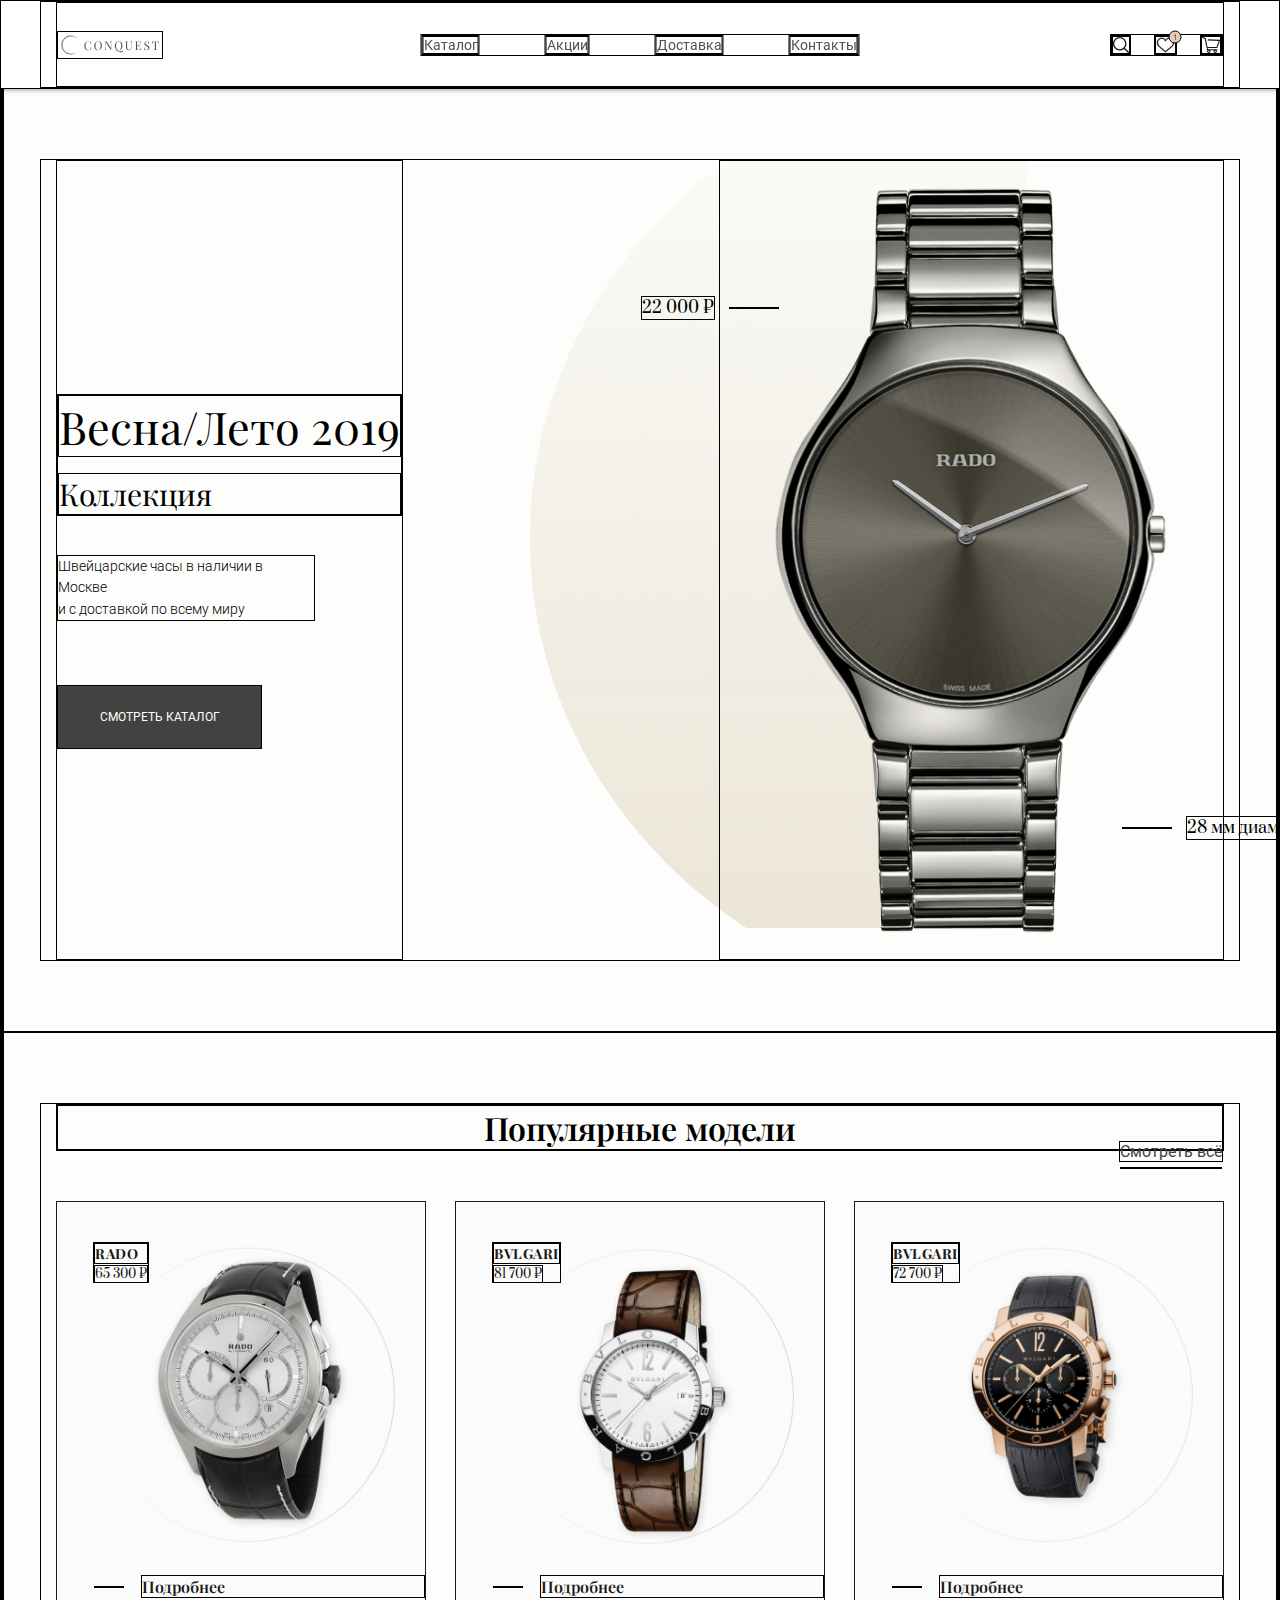
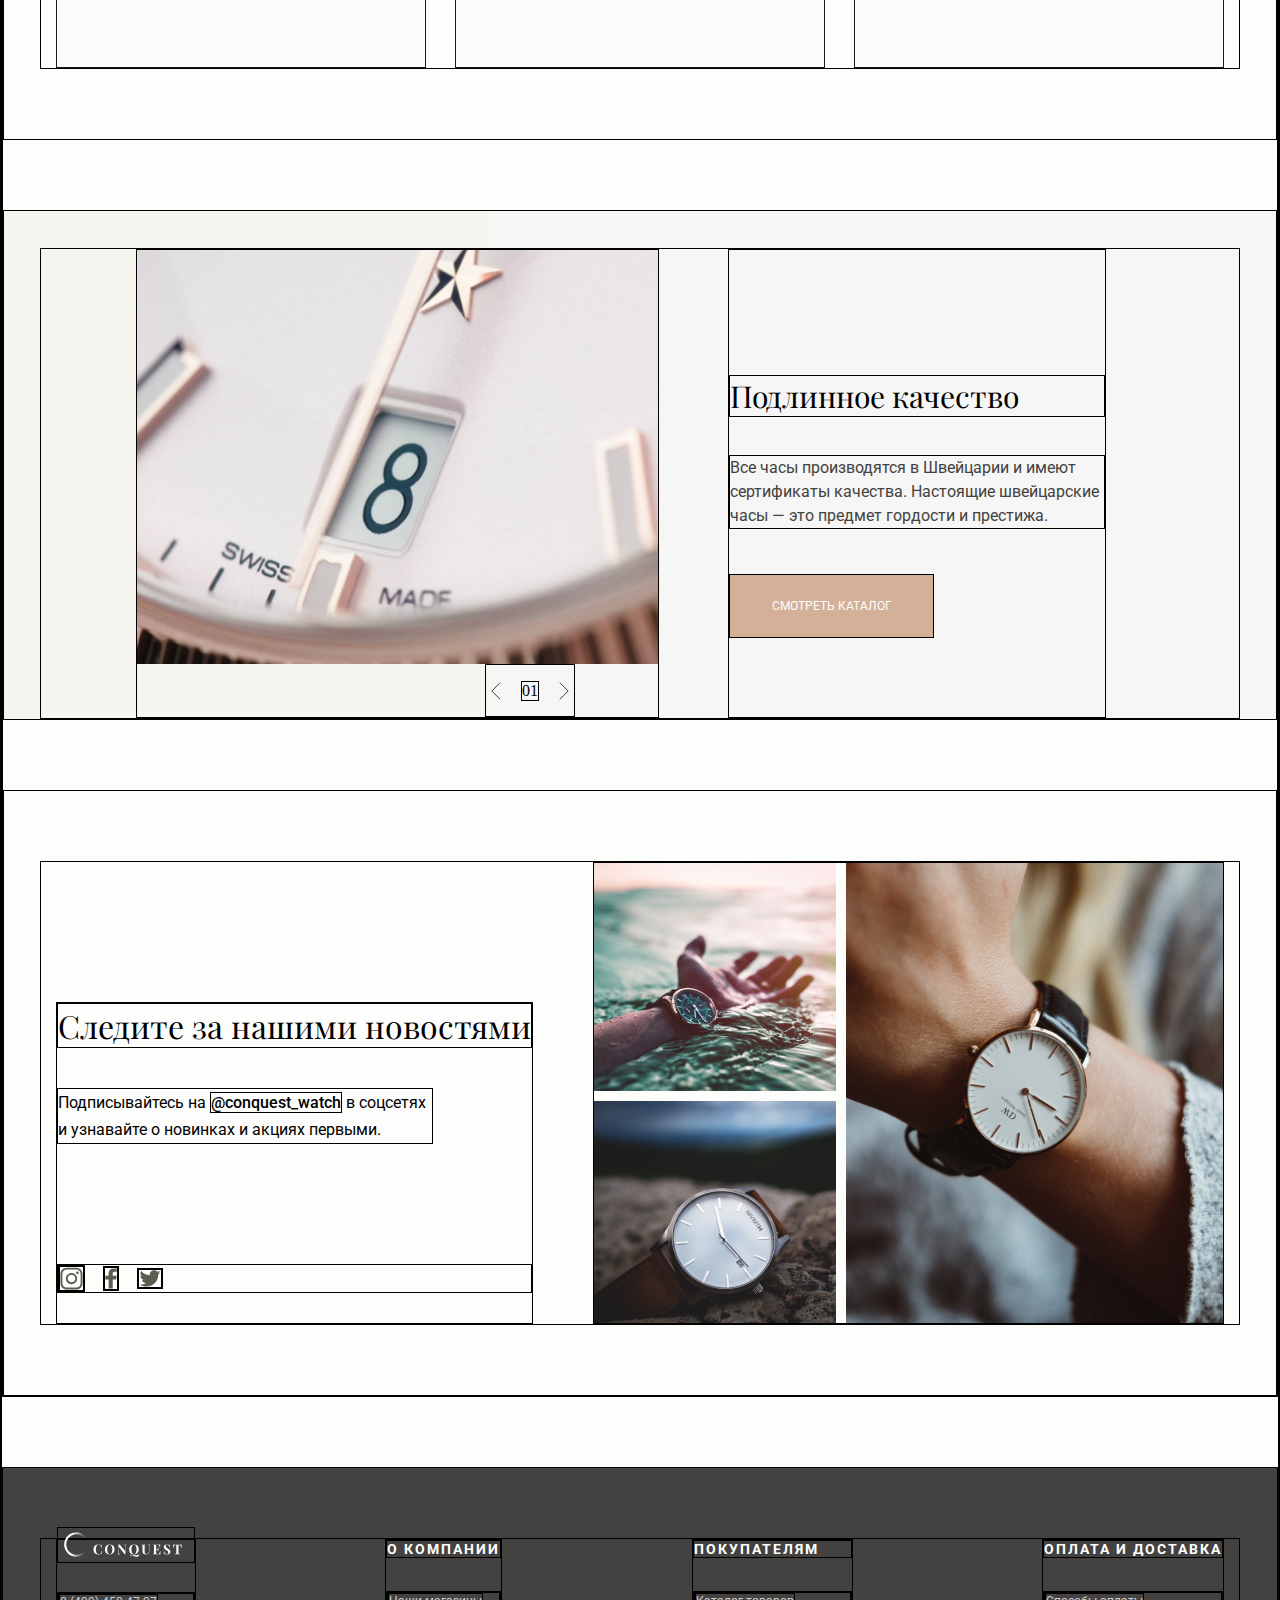
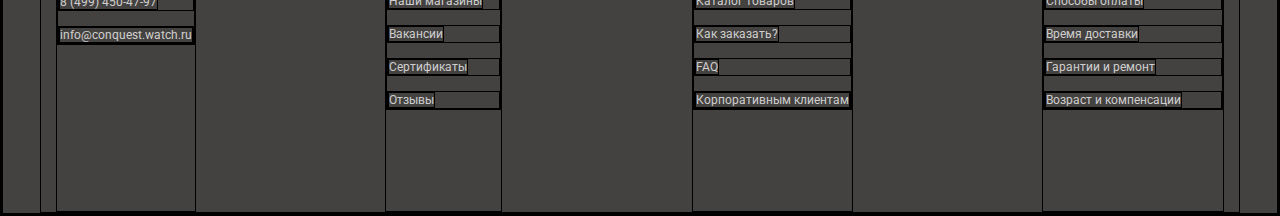
<file: index.html>
<!DOCTYPE html>
<html lang="ru">
<head>
    <meta charset="UTF-8">
    <meta name="description" content="">
    <meta name="keywords" content="">
    <meta name="viewport" content="width=device-width, initial-scale=1.0">
    <title>Conquest | Главная</title>
    <link rel="stylesheet" href="./css/normalize.css">
    <link rel="stylesheet" href="./css/style.css">
    <link rel="stylesheet" href="./css/grid.css">
    <link rel="stylesheet" href="./css/font-style.css">
    <link rel="stylesheet" href="./css/main-header.css">
    <link rel="stylesheet" href="./css/main-footer.css">
    <link rel="stylesheet" href="./css/pages/index/intro.css">
    <link rel="stylesheet" href="./css/pages/index/popular.css">
    <link rel="stylesheet" href="./css/pages/index/about.css">
    <link rel="stylesheet" href="./css/pages/index/news.css">
    <link rel="shortcut icon" href="./img/favicon-16x16.png" type="image/x-icon">

    <link rel="preconnect" href="https://fonts.googleapis.com">
    <link rel="preconnect" href="https://fonts.gstatic.com" crossorigin>
    <link href="https://fonts.googleapis.com/css2?family=Playfair+Display:wght@400;600;700&display=swap" rel="stylesheet">
    <link href="https://fonts.googleapis.com/css2?family=Prata&display=swap" rel="stylesheet">
    <link href="https://fonts.googleapis.com/css2?family=Roboto:wght@300;400;500&display=swap" rel="stylesheet">
</head>
<body>

    <header class="main-header">
        <div class="container">
            <nav>
                <a class="logo" href="#">
                    <img
                        src="./img/logo.svg"
                        width="104"
                        height="26"
                        alt="logo"
                    >
                </a>

                <ul class="nav-list">
                    <li class="nav-list-item">
                        <a href="./catalog.html">Каталог</a>
                    </li>
                    <li class="nav-list-item">
                        <a href="#">Акции</a>
                    </li>
                    <li class="nav-list-item">
                        <a href="#">Доставка</a>
                    </li>
                    <li class="nav-list-item">
                        <a href="#">Контакты</a>
                    </li>
                </ul>

                <ul class="nav-list">
                    <li class="nav-list-item">
                        <a href="#">
                            <img
                                src="./img/icons/search.svg"
                                width="16"
                                height="16"
                                alt="search"
                            >
                        </a>
                    </li>

                    <li class="nav-list-item">
                        <a href="#">
                            <img
                                src="./img/icons/favourite.svg"
                                width="19"
                                height="16"
                                alt="favourite"
                            >
                            <span class="counter">1</span>
                        </a>
                    </li>

                    <li class="nav-list-item">
                        <a href="#">
                            <img
                                src="./img/icons/cart.svg"
                                width="18"
                                height="16"
                                alt="cart"
                            >
                        </a>
                    </li>
                </ul>

            </nav>
        </div>
    </header>

    <main>
        <section class="intro">
            <div class="container">
                <div class="col">
                    <h1>
                        <span>Весна/Лето 2019</span>
                        <span>Коллекция</span>
                    </h1>
                    <p>Швейцарские часы в наличии в Москве<br>и с доставкой по всему миру</p>
                    <a class="intro-btn" href="./catalog.html">Смотреть Каталог</a>
                </div>

                <div class="col">
                    <img
                        src="./img/watch/watch-main.png"
                        width="503"
                        height="798"
                        alt="watch"
                    >
                    <b class="price fs-default">22 000 &#8381;</b>
                    <span class="fs-default">28 мм диаметр</span>
                </div>
            </div>
        </section>

        <section class="popular">
            <div class="container">
                <div class="row-top">
                    <h2>Популярные модели</h2>
                    <a href="#">Смотреть всё</a>
                </div>
                <ul class="product-list">
                    <li class="product-list-item">
                        <div class="product-info">
                            <h3 class="product-title">Rado</h3>
                            <b class="product-price">65 300 &#8381;</b>
                        </div>
                        <img
                            src="./img/watch/1.png"
                            width="313"
                            height="313"
                            alt="watch"
                        >
                        <a class="product-link" href="./product.html">Подробнее</a>
                    </li>

                    <li class="product-list-item">
                        <div class="product-info">
                            <h3 class="product-title">Bvlgari</h3>
                            <b class="product-price">81 700 &#8381;</b>
                        </div>
                        <img
                            src="./img/watch/2.png"
                            width="313"
                            height="313"
                            alt="watch"
                        >
                        <a class="product-link" href="./product.html">Подробнее</a>
                    </li>

                    <li class="product-list-item">
                        <div class="product-info">
                            <h3 class="product-title">Bvlgari</h3>
                            <b class="product-price">72 700 &#8381;</b>
                        </div>
                        <img
                            src="./img/watch/3.png"
                            width="313"
                            height="313"
                            alt="watch"
                        >
                        <a class="product-link" href="./product.html">Подробнее</a>
                    </li>
                </ul>
            </div>
        </section>

        <section class="about">
            <div class="container">
                <div class="col">
                    <img
                        src="./img/photo-banner-watch.jpg"
                        width="521"
                        height="414"
                        alt="watch"
                    >
                    <div class="slider-control">
                        <button class="prev-btn"></button>
                        <span>01</span>
                        <button class="next-btn"></button>
                    </div>
                </div>

                <div class="col">
                    <h3>Подлинное качество</h3>
                    <p>
                        Все часы производятся в Швейцарии и имеют сертификаты качества.
                        Настоящие швейцарские часы&nbsp;—&nbsp;это предмет гордости и престижа.
                    </p>
                    <a href="#">Cмотреть каталог</a>
                </div>
            </div>
        </section>

        <section class="news">
            <div class="container">
                <div class="text-news">
                    <h3>Следите за нашими новостями</h3>
                    <p>
                        Подписывайтесь на <a href="#">@conquest_watch</a> в соцсетях
                        и узнавайте о новинках и акциях первыми.
                    </p>
                    <ul class="social-list">
                        <li class="social-list-item">
                            <a href="#">
                                <img
                                    src="./img/icons/instagram_icon.svg"
                                    width="23"
                                    height="23"
                                    alt="instagram"
                                >
                            </a>
                        </li>

                        <li class="social-list-item">
                            <a href="#">
                                <img
                                    src="./img/icons/facebook_icon.svg"
                                    width="12"
                                    height="21"
                                    alt="facebook"
                                >
                            </a>
                        </li>

                        <li class="social-list-item">
                            <a href="#">
                                <img
                                    src="./img/icons/twitter_icon.svg"
                                    width="22"
                                    height="17"
                                    alt="twitter"
                                >
                            </a>
                        </li>
                    </ul>
                </div>

                <div class="news-img">
                    <div class="small-picture">
                        <img
                            src="./img/news-img/photo-1.jpg"
                            width="242"
                            height="228"
                            alt="img"
                        >
                        <img
                            src="./img/news-img/photo-2.jpg"
                            width="242"
                            height="222"
                            alt="img"
                        >
                    </div>

                    <img
                        src="./img/news-img/photo-3.jpg"
                        width="377"
                        height="460"
                        alt="img"
                    >
                </div>
            </div>
        </section>
    </main>

    <footer class="main-footer">
        <div class="container">
            <div class="col">
                <a class="logo-footer" href="./index.html">
                    <img
                        src="./img/footer-logo.svg"
                        width="130"
                        height="34"
                        alt="logo"
                    >
                </a>
                <ul class="contact-list">
                    <li class="contact-list-item">
                        <a href="tel:84994504797">8 (499) 450-47-97</a>
                    </li>
                    <li class="contact-list-item">
                        <a href="mailto:info@conquest.watch.ru">info@conquest.watch.ru</a>
                    </li>
                </ul>
            </div>

            <div class="col">
                <h3>О компании</h3>
                <ul class="company-list">
                    <li class="company-list-item">
                        <a href="#">Наши магазины</a>
                    </li>
                    <li class="company-list-item">
                        <a href="#">Вакансии</a>
                    </li>
                    <li class="company-list-item">
                        <a href="#">Сертификаты</a>
                    </li>
                    <li class="company-list-item">
                        <a href="#">Отзывы</a>
                    </li>
                </ul>
            </div>

            <div class="col">
                <h3>Покупателям</h3>
                <ul class="customer-list">
                    <li class="customer-list-item">
                        <a href="#">Каталог товаров</a>
                    </li>
                    <li class="customer-list-item">
                        <a href="#">Как заказать?</a>
                    </li>
                    <li class="customer-list-item">
                        <a href="#">FAQ</a>
                    </li>
                    <li class="customer-list-item">
                        <a href="#">Корпоративным клиентам</a>
                    </li>
                </ul>
            </div>

            <div class="col">
                <h3>Оплата и доставка</h3>
                <ul class="payment-list">
                    <li class="payment-list-item">
                        <a href="#">Способы оплаты</a>
                    </li>
                    <li class="payment-list-item">
                        <a href="#">Время доставки</a>
                    </li>
                    <li class="payment-list-item">
                        <a href="#">Гарантии и ремонт</a>
                    </li>
                    <li class="payment-list-item">
                        <a href="#">Возраст и компенсации</a>
                    </li>
                </ul>
            </div>

        </div>
    </footer>

    <script src="./js/clamped-keys.js"></script>

</body>
</html>
</file>
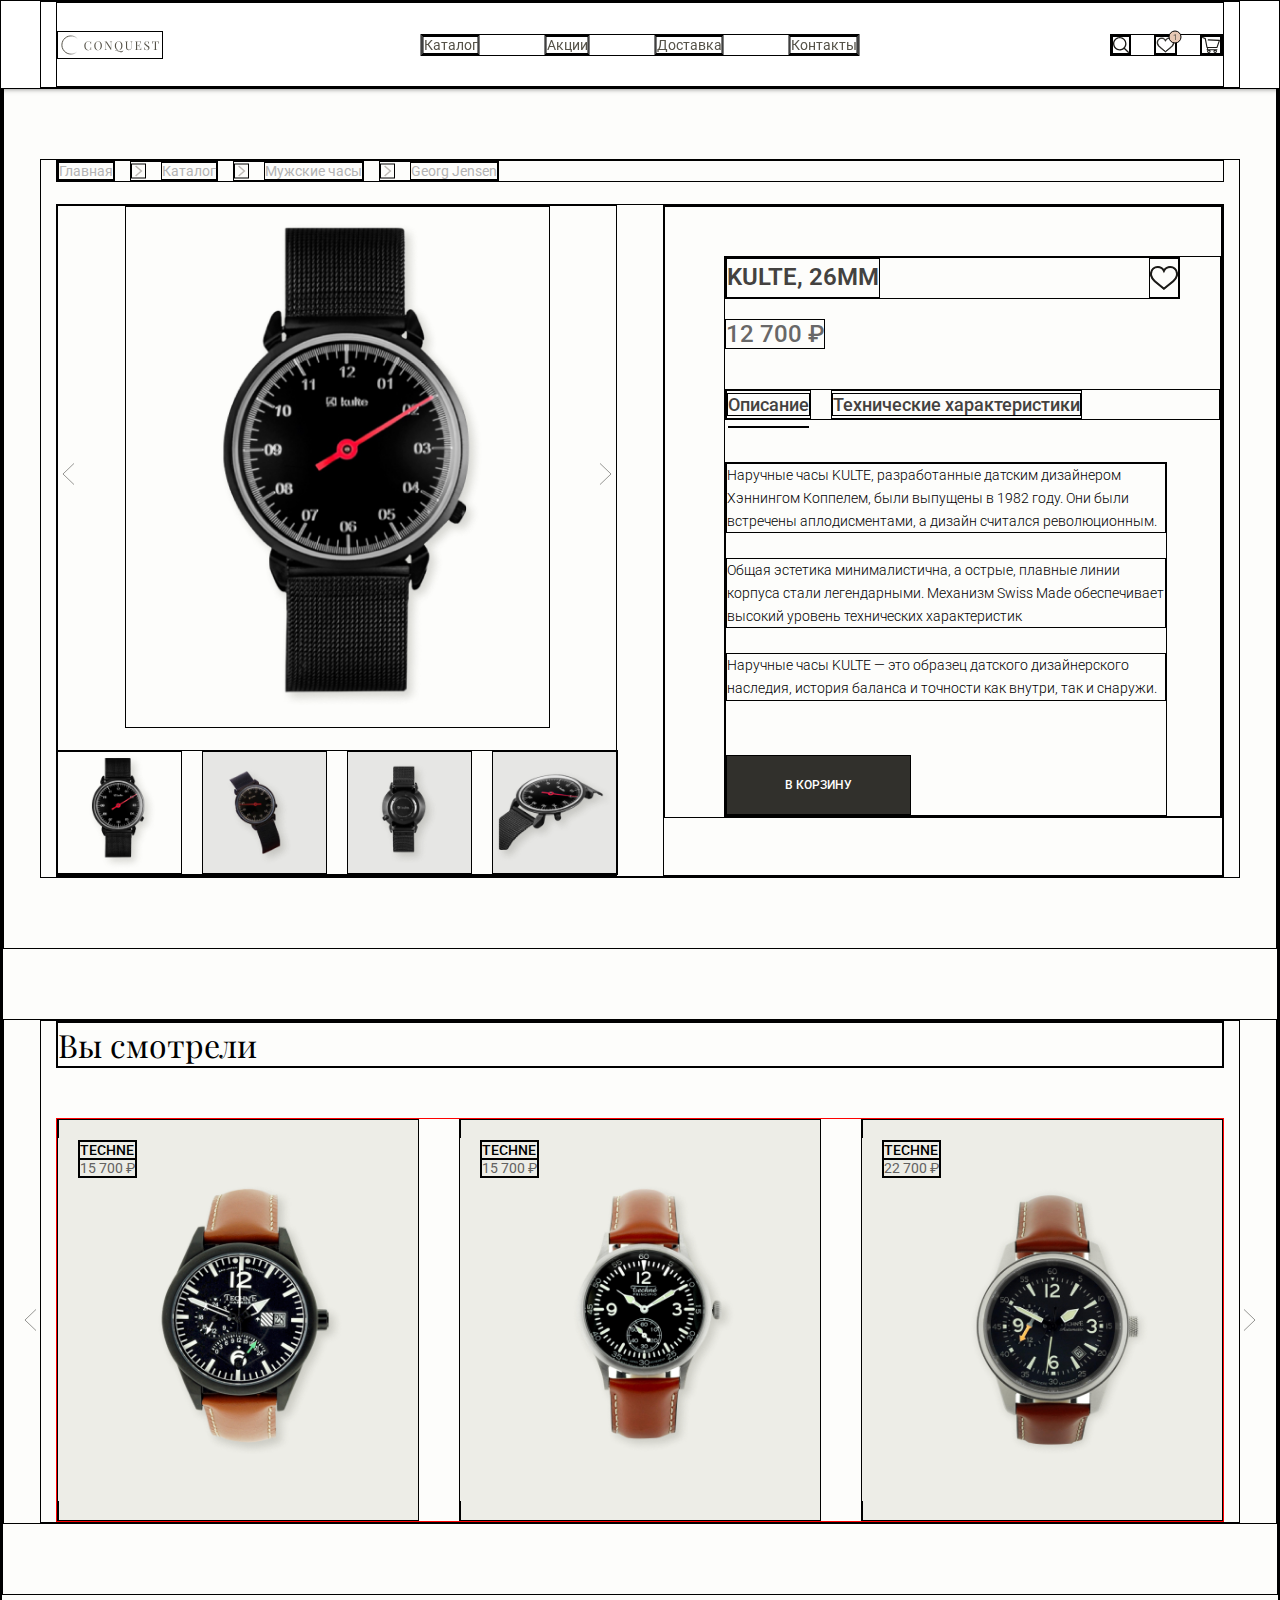
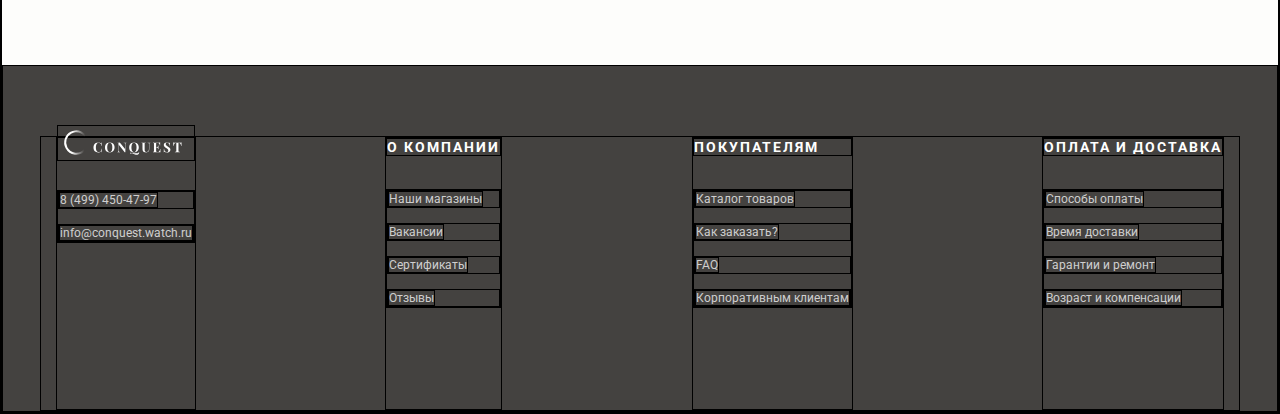
<file: product.html>
<!DOCTYPE html>
<html lang="ru">
<head>
    <meta charset="UTF-8">
    <meta name="description" content="">
    <meta name="keywords" content="">
    <meta name="viewport" content="width=device-width, initial-scale=1.0">
    <title>Conquest | Продукт</title>
    <link rel="stylesheet" href="./css/normalize.css">
    <link rel="stylesheet" href="./css/style.css">
    <link rel="stylesheet" href="./css/main-header.css">
    <link rel="stylesheet" href="./css/main-footer.css">
    <link rel="stylesheet" href="./css/grid.css">
    <link rel="stylesheet" href="./css/breadcrumb.css">
    <link rel="stylesheet" href="./css/pages/product/product.css">
    <link rel="stylesheet" href="./css/pages/catalog/strap.css">
    <link rel="shortcut icon" href="./img/favicon-16x16.png" type="image/x-icon">

    <link rel="preconnect" href="https://fonts.googleapis.com">
    <link rel="preconnect" href="https://fonts.gstatic.com" crossorigin>
    <link href="https://fonts.googleapis.com/css2?family=Playfair+Display:wght@400;600;700&display=swap" rel="stylesheet">
    <link href="https://fonts.googleapis.com/css2?family=Prata&display=swap" rel="stylesheet">
    <link href="https://fonts.googleapis.com/css2?family=Roboto:wght@300;400;500&display=swap" rel="stylesheet">
</head>
<body>

    <header class="main-header">
        <div class="container">
            <nav>
                <a class="logo" href="./index.html">
                    <img
                        src="./img/logo.svg"
                        width="104"
                        height="26"
                        alt="logo"
                    >
                </a>

                <ul class="nav-list">
                    <li class="nav-list-item ">
                        <a href="./catalog.html">Каталог</a>
                    </li>
                    <li class="nav-list-item">
                        <a href="#">Акции</a>
                    </li>
                    <li class="nav-list-item">
                        <a href="#">Доставка</a>
                    </li>
                    <li class="nav-list-item">
                        <a href="#">Контакты</a>
                    </li>
                </ul>

                <ul class="nav-list">
                    <li class="nav-list-item">
                        <a href="#">
                            <img
                                src="./img/icons/search.svg"
                                width="16"
                                height="16"
                                alt="search"
                            >
                        </a>
                    </li>

                    <li class="nav-list-item">
                        <a href="#">
                            <img
                                src="./img/icons/favourite.svg"
                                width="19"
                                height="16"
                                alt="favourite"
                            >
                            <span class="counter">1</span>
                        </a>
                    </li>

                    <li class="nav-list-item">
                        <a href="#">
                            <img
                                src="./img/icons/cart.svg"
                                width="18"
                                height="16"
                                alt="cart"
                            >
                        </a>
                    </li>
                </ul>

            </nav>
        </div>
    </header>

    <main>
        <section class="product-details">
            <div class="container">
                <ul class="breadcrumb-list">
                    <li class="breadcrumb-list-item">
                        <a href="./index.html">Главная</a>
                    </li>
                    <li class="breadcrumb-list-item">
                        <a href="./catalog.html">Каталог</a>
                    </li>
                    <li class="breadcrumb-list-item">
                        <a href="./catalog.html">Мужские часы</a>
                    </li>
                    <li><a class="active" href="#">Georg Jensen</a></li>
                </ul>

                <div class="product">
                    <h1 class="visually-hidden"></h1>
                    <div class="watch-picture">
                        <div class="watch-card">
                            <button class="prev"></button>
                            <img
                                src="./img/watch/catalog-watch-card-1.png"
                                width="423"
                                height="520"
                                alt="watch"
                            >
                            <button class="next"></button>
                        </div>
                        <ul class="small-img-list">
                            <li class="watch-picture">
                                <img
                                    src="./img/watch/catalog-watches-2.png"
                                    width="125"
                                    height="121"
                                    alt="watch"
                                >
                            </li>
                            <li class="watch-picture">
                                <img
                                    src="./img/watch/catalog-watches-3.png"
                                    width="125"
                                    height="121"
                                    alt="watch"
                                >
                            </li>
                            <li class="watch-picture">
                                <img
                                    src="./img/watch/catalog-watches-4.png"
                                    width="125"
                                    height="121"
                                    alt="watch"
                                >
                            </li>
                            <li class="watch-picture">
                                <img
                                    src="./img/watch/catalog-watches-5.png"
                                    width="125"
                                    height="121"
                                    alt="watch"
                                >
                            </li>
                        </ul>
                    </div>

                    <div class="watch-info">
                        <div class="info-txt">
                            <div class="txt-margin">
                                <div class="name">
                                    <h2>Kulte, 26mm</h2>
                                    <a href="#"><img src="./img/icons/favourite.svg" alt="favourite"></a>
                                </div>
                                <b>12 700 &#8381;</b>
                                <ul class="text-choice">
                                    <li class="active"><a href="#">Описание</a></li>
                                    <li><a href="#">Технические характеристики</a></li>
                                </ul>
                                <div class="text">
                                    <p>
                                        Наручные часы KULTE, разработанные датским дизайнером
                                        Хэннингом Коппелем, были выпущены в 1982 году. Они были
                                        встречены аплодисментами, а дизайн считался революционным.
                                    </p>
                                    
                                    <p>
                                        Общая эстетика минималистична, а острые, плавные линии
                                        корпуса стали легендарными. Механизм Swiss Made обеспечивает
                                        высокий уровень технических характеристик
                                    </p>
                                    
                                    <p>
                                        Наручные часы KULTE — это образец датского дизайнерского
                                        наследия, история баланса и точности как внутри, так и снаружи.
                                    </p>
                                    <a class="product-btn" href="#">В корзину</a>
                                </div>
                            </div>
                        </div>
                    </div>
                </div>

            </div>
        </section>

        <section class="range">
            <div class="container">
                <div class="strap-header">
                    <h2>Вы смотрели</h2>
                </div>
                <div class="range-catalog">

                    <button class="prev-btn"></button>

                    <ul class="product-list">
                        <li class="product-list-item">
                            <div class="product-info">
                                <h3 class="product-title">Techne</h3>
                                <b class="product-price">15 700 &#8381;</b>
                            </div>
                            <a href="./product.html">
                                <img
                                    src="./img/watch/product-watch1.png"
                                    width="360"
                                    height="364"
                                    alt="watch"
                                >
                            </a>
                        </li>

                        <li class="product-list-item">
                            <div class="product-info">
                                <h3 class="product-title">Techne</h3>
                                <b class="product-price">15 700 &#8381;</b>
                            </div>
                            <a href="./product.html">
                                <img
                                    src="./img/watch/product-watch2.png"
                                    width="360"
                                    height="364"
                                    alt="watch"
                                >
                            </a>
                        </li>

                        <li class="product-list-item">
                            <div class="product-info">
                                <h3 class="product-title">Techne</h3>
                                <b class="product-price">22 700 &#8381;</b>
                            </div>
                            <a href="./product.html">
                                <img
                                    src="./img/watch/product-watch3.png"
                                    width="360"
                                    height="364"
                                    alt="watch"
                                >
                            </a>
                        </li>
                    </ul>

                    <button class="next-btn"></button>

                </div>
            </div>
        </section>
    </main>

    <footer class="main-footer">
        <div class="container">
            <div class="col">
                <a class="logo-footer" href="#">
                    <img
                        src="./img/footer-logo.svg"
                        width="130"
                        height="34"
                        alt="logo"
                    >
                </a>
                <ul class="contact-list">
                    <li class="contact-list-item">
                        <a href="tel:88005553535">8 (499) 450-47-97</a>
                    </li>
                    <li class="contact-list-item">
                        <a href="mailto:harrycoder@webdev.com">info@conquest.watch.ru</a>
                    </li>
                </ul>
            </div>

            <div class="col">
                <h3>О компании</h3>
                <ul class="company-list">
                    <li class="company-list-item">
                        <a href="#">Наши магазины</a>
                    </li>
                    <li class="company-list-item">
                        <a href="#">Вакансии</a>
                    </li>
                    <li class="company-list-item">
                        <a href="#">Сертификаты</a>
                    </li>
                    <li class="company-list-item">
                        <a href="#">Отзывы</a>
                    </li>
                </ul>
            </div>

            <div class="col">
                <h3>Покупателям</h3>
                <ul class="customer-list">
                    <li class="customer-list-item">
                        <a href="#">Каталог товаров</a>
                    </li>
                    <li class="customer-list-item">
                        <a href="#">Как заказать?</a>
                    </li>
                    <li class="customer-list-item">
                        <a href="#">FAQ</a>
                    </li>
                    <li class="customer-list-item">
                        <a href="#">Корпоративным клиентам</a>
                    </li>
                </ul>
            </div>

            <div class="col">
                <h3>Оплата и доставка</h3>
                <ul class="payment-list">
                    <li class="payment-list-item">
                        <a href="#">Способы оплаты</a>
                    </li>
                    <li class="payment-list-item">
                        <a href="#">Время доставки</a>
                    </li>
                    <li class="payment-list-item">
                        <a href="#">Гарантии и ремонт</a>
                    </li>
                    <li class="payment-list-item">
                        <a href="#">Возраст и компенсации</a>
                    </li>
                </ul>
            </div>

        </div>
    </footer>

    <script src="./js/clamped-keys.js"></script>

</body>
</html>
</file>
<file: css/style.css>
:root {
    --font-color: #1B1A17;
    --main-footer-height: 275px;
    --main-header-height: 85px;
    --section-padding: 70px;
    --scroll-behavior: smooth;
}

* {
    box-sizing: border-box;
}

body {
    background-color: #FDFDFB;
}

.container {
    width: 1200px;
    margin: 0 auto;
    padding: 0 15px;
}

.visually-hidden {
    position: absolute;
    width: 1px;
    height: 1px;
    margin: -1px;
    padding: 0;
    overflow: hidden;
    border: 0;
    clip: rect(0 0 0 0);
}

/* Проверка сетки страницы */
*:not(img, .small-picture, .product-list-item, .product-list),
*::before,
*::after {
    border: 1px solid #000;
    box-sizing: border-box !important;
}

.pagination-list, .pagination-list li {
    border: 1px solid #000;
}

.main-footer,
.main-footer * {
    border-color: #000;
}
</file>
<file: css/grid.css>
.grid,
.grid *:not(img, .small-picture, .product-list-item, .product-list, .product-list-item a),
.grid *::before,
.grid *::after {
    border: 1px solid #000;
    box-sizing: border-box !important;
}

.grid .pagination-list, .pagination-list li {
    border: 1px solid #000;
}

.grid .main-footer,
.grid .main-footer * {
    border-color: #000;
}
</file>
<file: css/font-style.css>
.fs-default {
    font-family: 'Prata', sans-serif;
    font-size: 16px;
    font-weight: 400;
}
</file>
<file: css/main-header.css>
:root {
    --counter-size: 13px;
}

.main-header {
    position: fixed;
    top: 0;
    right: 0;
    left: 0;
    z-index: 10;
    background-color: #fff;
    box-shadow: 0 0 5px rgba(0, 0, 0, 0.5);
}

.main-header nav {
    position: relative;
    display: flex;
    align-items: center;
    justify-content: space-between;
    height: var(--main-header-height);
}

.main-header nav .nav-list {
    display: flex;
}

.main-header nav .nav-list:nth-child(2) {
    position: absolute;
    top: 50%;
    left: 50%;
    transform: translate(-50%, -50%);
}

.main-header nav .nav-list li {
    display: flex;
}

.main-header nav .nav-list:nth-child(2) li:not(:first-of-type) {
    margin-left: 65px;
}

.main-header nav .nav-list:nth-child(3) li:not(:first-child) {
    margin-left: 23px;
}

.main-header nav .nav-list li a {
    font-family: 'Roboto', sans-serif;
    font-size: 14px;
    color: #555248;
    text-decoration: none;
}

.main-header nav .nav-list li.active a {
    font-weight: 500;
    text-decoration: underline;
}

.main-header nav .nav-list:nth-child(3) li:nth-child(2) a {
    position: relative;
}

.main-header nav .nav-list:nth-child(3) li:nth-child(2) a .counter {
    position: absolute;
    top: 0;
    right: 0;
    display: flex;
    justify-content: center;
    align-items: center;
    width: var(--counter-size);
    height: var(--counter-size);
    font-family: 'Roboto', sans-serif;
    font-weight: 400;
    font-size: 8px;
    border-radius: 100%;
    background-color: #E6C8B4;
    transform: translate(50%, -50%);
}
</file>
<file: css/main-footer.css>
.main-footer {
    margin-top: var(--section-padding);
    padding-top: var(--section-padding);
    background-color: #444240;
}

.main-footer .container {
    display: flex;
    justify-content: space-between;
    height: var(--main-footer-height);
}

.main-footer .col .contact-list {
    margin-top: 51.5px;
}

.main-footer .col .contact-list li {
    display: flex;
}

.main-footer .col .contact-list li:not(:first-child) {
    margin-top: 15px;
}

.main-footer .col h3 + ul {
    margin-top: 33px;
}

.main-footer .col h3 + ul li {
    display: flex;
}

.main-footer .col h3 + ul li:not(:first-child) {
    margin-top: 15px;
}

.main-footer .col h3 {
    font-family: 'Roboto', sans-serif;
    font-size: 14px;
    color: #fff;
    letter-spacing: 2px;
    text-transform: uppercase;
}

.main-footer .col ul li a {
    font-family: 'Roboto', sans-serif;
    font-size: 12px;
    color: rgba(255, 255, 255, 0.75);
    text-decoration: none;
}

.main-footer .col:first-child {
    position: relative;
}

.main-footer .col:first-child .logo-footer {
    position: absolute;
    top: -13px;
    right: 0;
    left: 0
}
</file>
<file: css/pages/index/intro.css>
.intro {
    padding: calc(var(--section-padding) + var(--main-header-height)) 0 var(--section-padding);
    background-repeat: no-repeat;
    background-color: #FDFDFB;
}

.intro .container {
    display: flex;
    flex-direction: row;
    justify-content: space-between;
    background-image: url(../../../img/elipse-main.png);
    background-size: 1366px 768px;
    background-repeat: no-repeat;
    background-position: 20px 0px;
}

.intro .col:nth-child(1) {
    padding-top: 233px;
}

.intro .col:nth-child(1) h1 {
    display: flex;
    flex-direction: column;
}

.intro .col:nth-child(1) h1 span:nth-child(1) {
    font-family: 'Playfair Display', serif;
    font-size: 45px;
    font-weight: 400;
}

.intro .col:nth-child(1) h1 span:nth-child(2) {
    margin-top: 16px;
    font-family: 'Playfair Display', serif;
    font-size: 30px;
    font-weight: 400;
}

.intro .col:nth-child(1) p {
    margin-top: 39px;
    width: 258px;
    font-family: 'Roboto', sans-serif;
    font-size: 14px;
    font-weight: 300;
    line-height: 152%;
}

.intro .col:nth-child(1) .intro-btn {
    display: flex;
    justify-content: center;
    align-items: center;
    margin-top: 64px;
    width: 205px;
    height: 64px;
    font-family: 'Roboto', sans-serif;
    font-size: 12px;
    color: #fff;
    text-transform: uppercase;
    background-color: #444240;
}

.intro .col:nth-child(2) {
    position: relative;
}

.intro .col:nth-child(2) .price {
    position: absolute;
    top: 135px;
    left: -79px;
}

.intro .col:nth-child(2) .price::before {
    content: "";
    position: absolute;
    top: 50%;
    right: -65px;
    width: 50px;
    height: 1px;
    background-color: #8B8371;
    transform: translateY(-50%);
}

.intro .col:nth-child(2) span {
    position: absolute;
    right: -85px;
    bottom: 119px;
}

.intro .col:nth-child(2) span::before {
    content: "";
    position: absolute;
    top: 50%;
    left: -65px;
    width: 50px;
    height: 1px;
    background-color: #8B8371;
    transform: translateY(-50%);
}
</file>
<file: css/pages/index/popular.css>
:root {
    --product-item-padding-top: 40px;
    --product-item-padding-left: 36px;
    --line-width: 30px;
}

.popular {
    padding: var(--section-padding) 0;
}

.popular .row-top {
    position: relative;
}

.popular .row-top h2 {
    font-family: 'Playfair Display', serif;
    font-size: 32px;
    font-weight: 600;
    text-align: center;
}

.popular .row-top a {
    position: absolute;
    top: 36px;
    right: 0;
    font-family: 'Roboto', sans-serif;
    font-size: 16px;
    text-decoration: none;
    color: #444240;
}

.popular .row-top a::before {
    content: '';
    position: absolute;
    right: 0;
    bottom: -8px;
    left: 0;
    background-color: #8B8371;
    height: 1px;
}

.popular .product-list {
    display: flex;
    flex-direction: row;
    justify-content: space-between;
    margin-top: 50px;
}

.popular .product-list li {
    position: relative;
    width: 370px;
    height: 467px;
    padding-top: var(--product-item-padding-top);
    padding-left: var(--product-item-padding-left);
    border: 1px solid var(--font-color);
    background-color: #fbfbfb;
    transition-duration: 200ms;
    transition-property: transform;
}

.popular .product-list li:hover {
    transform: translateY(-5px);
}

.popular .product-list li .product-info {
    position: absolute;
    top: var(--product-item-padding-top);
    left: var(--product-item-padding-left);
}

.popular .product-list li .product-info .product-title {
    font-family: 'Playfair Display', serif;
    font-size: 14px;
    font-weight: 700;
    color: var(--font-color);
    letter-spacing: 0.5px;
    text-transform: uppercase;
}

.popular .product-list li .product-info .product-price {
    margin-top: 10px;
    font-family: 'Prata', serif;
    font-size: 12px;
    font-weight: 400;
    color: var(--font-color);
}

.popular .product-list img {
    width: 313px;
    height: 313px;
    object-fit: contain;
    object-position: center;
}

.popular .product-list li .product-link {
    position: relative;
    display: block;
    margin-top: 20px;
    margin-left: calc(84px - var(--product-item-padding-left));
    font-family: 'Playfair Display', serif;
    font-size: 16px;
    font-weight: 600;
    color: var(--font-color);
}

.popular .product-list li .product-link::before {
    content: '';
    position: absolute;
    top: 50%;
    left: calc(var(--line-width) * -1 - 18px);
    width: var(--line-width);
    height: 1px;
    background-color: #8B8371;
    transform: translateY(-50%);
}
</file>
<file: css/pages/index/about.css>
.about {
    margin: var(--section-padding) 0;
    padding-top: 37px;
    background-image:
        linear-gradient(
            90deg,
            rgba(247, 245, 239, 1) 38%,
            rgba(244, 244, 244, 0.8) 38%
        );
}

.about .container {
    display: flex;
    flex-direction: row;
}

.about .container .col:nth-child(1) {
    display: flex;
    flex-direction: column;
    margin-left: 80px;
}

.about .container .col:nth-child(1) .slider-control {
    align-self: flex-end;
    display: flex;
    justify-content: space-between;
    align-items: center;
    width: 90px;
    height: 53px;
    margin-right: 83px;
}

.about .container .col:nth-child(2) {
    margin-left: 69px;
    padding-top: 125px;
}

.about .container .col:nth-child(2) h3 {
    font-family: 'Playfair Display', serif;
    font-size: 30px;
    font-weight: 400;
}

.about .container .col:nth-child(2) p {
    font-family: 'Roboto', serif;
    font-size: 16px;
    font-weight: 400;
    line-height: 150%;
    color: #444240;
    margin-top: 38px;
    width: 376px;
}

.about .container .col:nth-child(2) a {
    display: flex;
    justify-content: center;
    align-items: center;
    margin-top: 45px;
    font-family: 'Roboto', serif;
    font-size: 12px;
    text-decoration: none;
    text-transform: uppercase;
    color: #fff;
    width: 205px;
    height: 64px;
    background-color: #D4B098;
}


.about .container .col:nth-child(1) .slider-control button {
    height: 20px;
    width: 20px;
    border: none;
    background: none;
    background-repeat: no-repeat;
    background-size: contain;
    background-position: center;
    cursor: pointer;
}

.about .container .col:nth-child(1) .slider-control .prev-btn {
    background-image: url(../../../img/icons/arrow-left.svg);
}

.about .container .col:nth-child(1) .slider-control .next-btn {
    background-image: url(../../../img/icons/arrow-right.svg);
}
</file>
<file: css/pages/index/news.css>
.news {
    padding: var(--section-padding) 0;
}

.news .container {
    display: flex;
    flex-direction: row;
    justify-content: space-between;
}

.news .text-news {
    display: flex;
    flex-direction: column;
    margin-top:  140px;
}

.news .text-news h3 {
    font-family: 'Playfair Display', serif;
    font-size: 32px;
    font-weight: 400;
}

.news .text-news p {
    width: 376px;
    margin-top: 40px;
    font-size: 16px;
    font-weight: 400;
    line-height: 170%;
    font-family: Roboto;
}

.news .text-news p a {
    color: black;
    font-weight: 500;
    font-family: Roboto;
}

.news .text-news .social-list {
    display: flex;
    flex-direction: row;
    align-items: center;
    margin-top: 120px;
}

.news .text-news .social-list li:not(:first-child) {
    margin-left: 18px;
}

.news .text-news .social-list li a {
    display: flex;
}

.news .news-img {
    display: flex;
    flex-direction: row;
}

.news .news-img > img {
    margin-left: 10px;
}

.news .news-img .small-picture img:nth-child(2) {
    margin-top: 10px;
}
</file>
<file: css/breadcrumb.css>
.container .breadcrumb-list {
    display: flex;
    flex-direction: row;
}

.container .breadcrumb-list li:not(:first-child) {
    position: relative;
    padding-left: 30px;
    margin-left: 15px;
}

.container .breadcrumb-list li:not(:first-child):before {
    content: '';
    position: absolute;
    top: 50%;
    left: 0;
    width: 15px;
    height: 15px;
    transform: translateY(-50%);
    background-image: url(../../../img/icons/arrow-breadcrumb.svg);
    background-repeat: no-repeat;
    background-size: contain;
    background-position: center;
}

.breadcrumb-list a {
    font-family: 'Roboto', serif;
    font-size: 14px;
    font-weight: 400;
    color: #B3B3B3;
}
</file>
<file: css/pages/product/product.css>
.product-details {
    padding: calc(var(--section-padding) + var(--main-header-height)) 0 var(--section-padding);
}

.product {
    display: flex;
    flex-direction: row;
    justify-content: space-between;
    margin-top: 22px;
}

.product .watch-picture {
    position: relative;
    display: flex;
    flex-direction: column;
    align-items: center;
    width: 560px;
    border: 1px solid;
}

.product .watch-picture .watch-card {
    display: flex;
    flex-direction: row;
}

.product .watch-picture .watch-card button {
    position: absolute;
    height: 23px;
    width: 23px;
    top: 40%;
    transform: translateY(-50%);
    border: none;
    background-color: transparent;
    background-size: contain;
    background-repeat: no-repeat;
    background-position: center;
    cursor: pointer;
}

.product .watch-picture .watch-card button:nth-child(1) {
    left: -1px;
    background-image: url(../../../img/icons/strap-arrow-left.svg);
}

.product .watch-picture .watch-card button:nth-last-child(1) {
    right: -1px;
    background-image: url(../../../img/icons/straps-arrow-right.svg);
}

.product .small-img-list {
    display: flex;
    width: 562px;
    margin-top: 22px;
}

.product .small-img-list li {
    object-fit: cover;
    object-position: center;
    width: 125px;
    cursor: pointer;
}

.product .small-img-list .watch-picture:not(:first-child) {
    background-color: rgba(100, 100, 100, 0.15);
    margin-left: 20px;
}

.product .watch-info {
    width: 560px;
    border: 1px solid;
}

.product .watch-info .txt-margin {
    margin-left: 59px;
    margin-top: 49px;
}

.product .watch-info .name {
    display: flex;
    flex-direction: row;
    justify-content: space-between;
    margin-right: 40px;
}

.product .watch-info h2 {
    font-family: 'Roboto', serif;
    font-size: 24px;
    font-weight: 600;
    text-transform: uppercase;
    line-height: 152%;
    color: #444240;
}

.product .watch-info a {
    position: relative;
    width: 30px;
    height: 40px;
}

.product .watch-info a img {
    position: absolute;
    width: 30px;
    height: 26px;
    top: 50%;
    left: 50%;
    transform: translate(-50%, -50%);
}

.product .watch-info b {
    display: inline-block;
    margin-top: 20px;
    font-family: 'Roboto', serif;
    font-size: 24px;
    font-weight: 500;
    color: #686868;
}

.product .watch-info ul {
    display: flex;
    flex-direction: row;
    margin-top: 40px;
}

.product .watch-info ul li a {
    font-family: 'Roboto', serif;
    font-size: 18px;
    font-weight: 500;
    line-height: 152%;
    color: #444240;
}

.product .watch-info ul li:not(:first-child) {
    margin-left: 20px;
}

.product .watch-info ul li a {
    position: relative;
}

.product .watch-info ul li.active a::before {
    content: "";
    position: absolute;
    bottom: -14px;
    width: 100%;
    height: 1px;
    background-color: #8B8371;
    transform: translateY(-50%);
}

.product .watch-info .text {
    font-family: 'Roboto', serif;
    font-size: 14px;
    width: 442px;
    font-weight: 300;
    line-height: 162%;
    margin-top: 42px;

}

.product .watch-info .text p:not(:first-child) {
    margin-top: 25px;
}

.product .watch-info .text a {
    display: flex;
    justify-content: center;
    align-items: center;
    margin-top: 54px;
    width: 185px;
    height: 60px;
    font-family: 'Roboto', sans-serif;
    font-size: 12px;
    font-weight: 500;
    color: #fff;
    text-transform: uppercase;
    background-color: #31302C;
}
</file>
<file: css/pages/catalog/strap.css>
.range {
    margin: var(--section-padding) 0;
}

.range .container .strap-header {
    position: relative;
}

.range .container .strap-header h2 {
    font-family: 'Playfair Display', serif;
    font-size: 32px;
    font-weight: 400;
}

.range .container .strap-header a {
    position: absolute;
    top: 25px;
    right: 0;
    font-family: 'Roboto', sans-serif;
    font-size: 16px;
    text-decoration: none;
    color: #444240;
}

.range .container .strap-header a::before {
    content: '';
    position: absolute;
    right: 0;
    bottom: -8px;
    left: 0;
    background-color: #8B8371;
    height: 1px;
}

.range .container .range-catalog {
    margin-top: 50px;
    position: relative;
    border-color: red;
}

.range .container .product-list {
    display: flex;
    justify-content: space-between;
    position: relative;
}

.range .container .product-list a {
    color: #444240;
}

.range .container .product-list li:hover {
    transform: translateY(-5px);
}

.range .container .product-list .product-list-item {
    position: relative;
    border: 1px solid;
    background-color: #edede7;
    transition-duration: 200ms;
    transition-property: transform;
}

.range .container .product-list .product-info {
    position: absolute;
    transform: translate(20px, 20px);
}


.range .container .product-list .product-info h3 {
    font-family: 'Roboto', sans-serif;
    font-size: 14px;
    font-weight: 500;
    text-transform:uppercase;
}

.range .container .product-list .product-info b {
    font-family: 'Roboto', sans-serif;
    font-size: 14px;
    font-weight: 400;
    color: #636261;
}

.range .container .range-catalog button {
    position: absolute;
    height: 23px;
    width: 23px;
    top: 50%;
    transform: translateY(-50%);
    border: none;
    background-color: transparent;
    background-size: contain;
    background-repeat: no-repeat;
    background-position: center;
    cursor: pointer;
}

.range .container .range-catalog button:nth-child(1) {
    /* transform: translate(-60px, 175px); */
    left: -38px;
    background-image: url(../../../img/icons/strap-arrow-left.svg);
}

.range .container .range-catalog button:nth-child(3) {
    /* transform: translate(1199px, 175px); */
    right: -38px;
    background-image: url(../../../img/icons/straps-arrow-right.svg);
}
</file>
